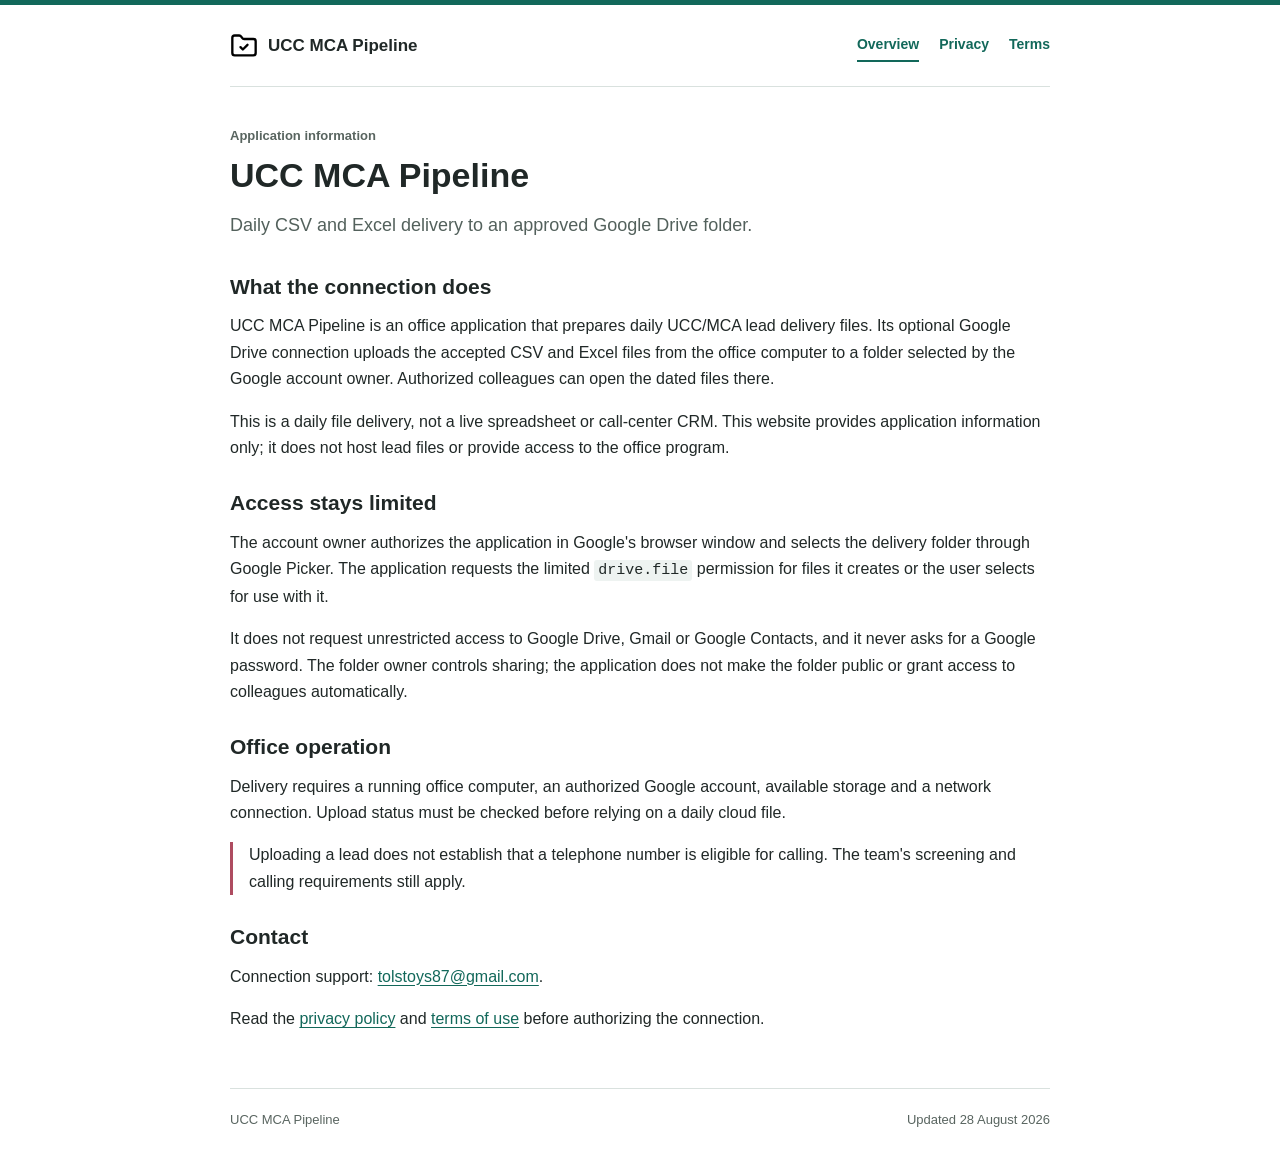
<file: index.html>
<!doctype html>
<html lang="en">
<head>
  <meta charset="utf-8">
  <meta name="viewport" content="width=device-width, initial-scale=1">
  <meta name="description" content="UCC MCA Pipeline: information about the optional Google Drive delivery connection, privacy and terms of use.">
  <title>UCC MCA Pipeline | Google Drive Delivery</title>
  <link rel="stylesheet" href="styles.css">
  <link rel="icon" href="folder-check.svg" type="image/svg+xml">
</head>
<body>
  <a class="skip" href="#content">Skip to content</a>
  <header class="site-header">
    <a class="brand" href="index.html"><img src="folder-check.svg" width="28" height="28" alt="">UCC MCA Pipeline</a>
    <nav aria-label="Main"><a href="index.html" aria-current="page">Overview</a><a href="privacy.html">Privacy</a><a href="terms.html">Terms</a></nav>
  </header>
  <main id="content">
    <p class="eyebrow">Application information</p>
    <h1>UCC MCA Pipeline</h1>
    <p class="intro">Daily CSV and Excel delivery to an approved Google Drive folder.</p>
    <section aria-labelledby="purpose">
      <h2 id="purpose">What the connection does</h2>
      <p>UCC MCA Pipeline is an office application that prepares daily UCC/MCA lead delivery files. Its optional Google Drive connection uploads the accepted CSV and Excel files from the office computer to a folder selected by the Google account owner. Authorized colleagues can open the dated files there.</p>
      <p>This is a daily file delivery, not a live spreadsheet or call-center CRM. This website provides application information only; it does not host lead files or provide access to the office program.</p>
    </section>
    <section aria-labelledby="access">
      <h2 id="access">Access stays limited</h2>
      <p>The account owner authorizes the application in Google's browser window and selects the delivery folder through Google Picker. The application requests the limited <code>drive.file</code> permission for files it creates or the user selects for use with it.</p>
      <p>It does not request unrestricted access to Google Drive, Gmail or Google Contacts, and it never asks for a Google password. The folder owner controls sharing; the application does not make the folder public or grant access to colleagues automatically.</p>
    </section>
    <section aria-labelledby="operation">
      <h2 id="operation">Office operation</h2>
      <p>Delivery requires a running office computer, an authorized Google account, available storage and a network connection. Upload status must be checked before relying on a daily cloud file.</p>
      <p class="notice">Uploading a lead does not establish that a telephone number is eligible for calling. The team's screening and calling requirements still apply.</p>
    </section>
    <section aria-labelledby="contact">
      <h2 id="contact">Contact</h2>
      <p>Connection support: <a href="mailto:tolstoys87@gmail.com">tolstoys87@gmail.com</a>.</p>
      <p>Read the <a href="privacy.html">privacy policy</a> and <a href="terms.html">terms of use</a> before authorizing the connection.</p>
    </section>
  </main>
  <footer><span>UCC MCA Pipeline</span><span>Updated 28 August 2026</span></footer>
</body>
</html>
</file>
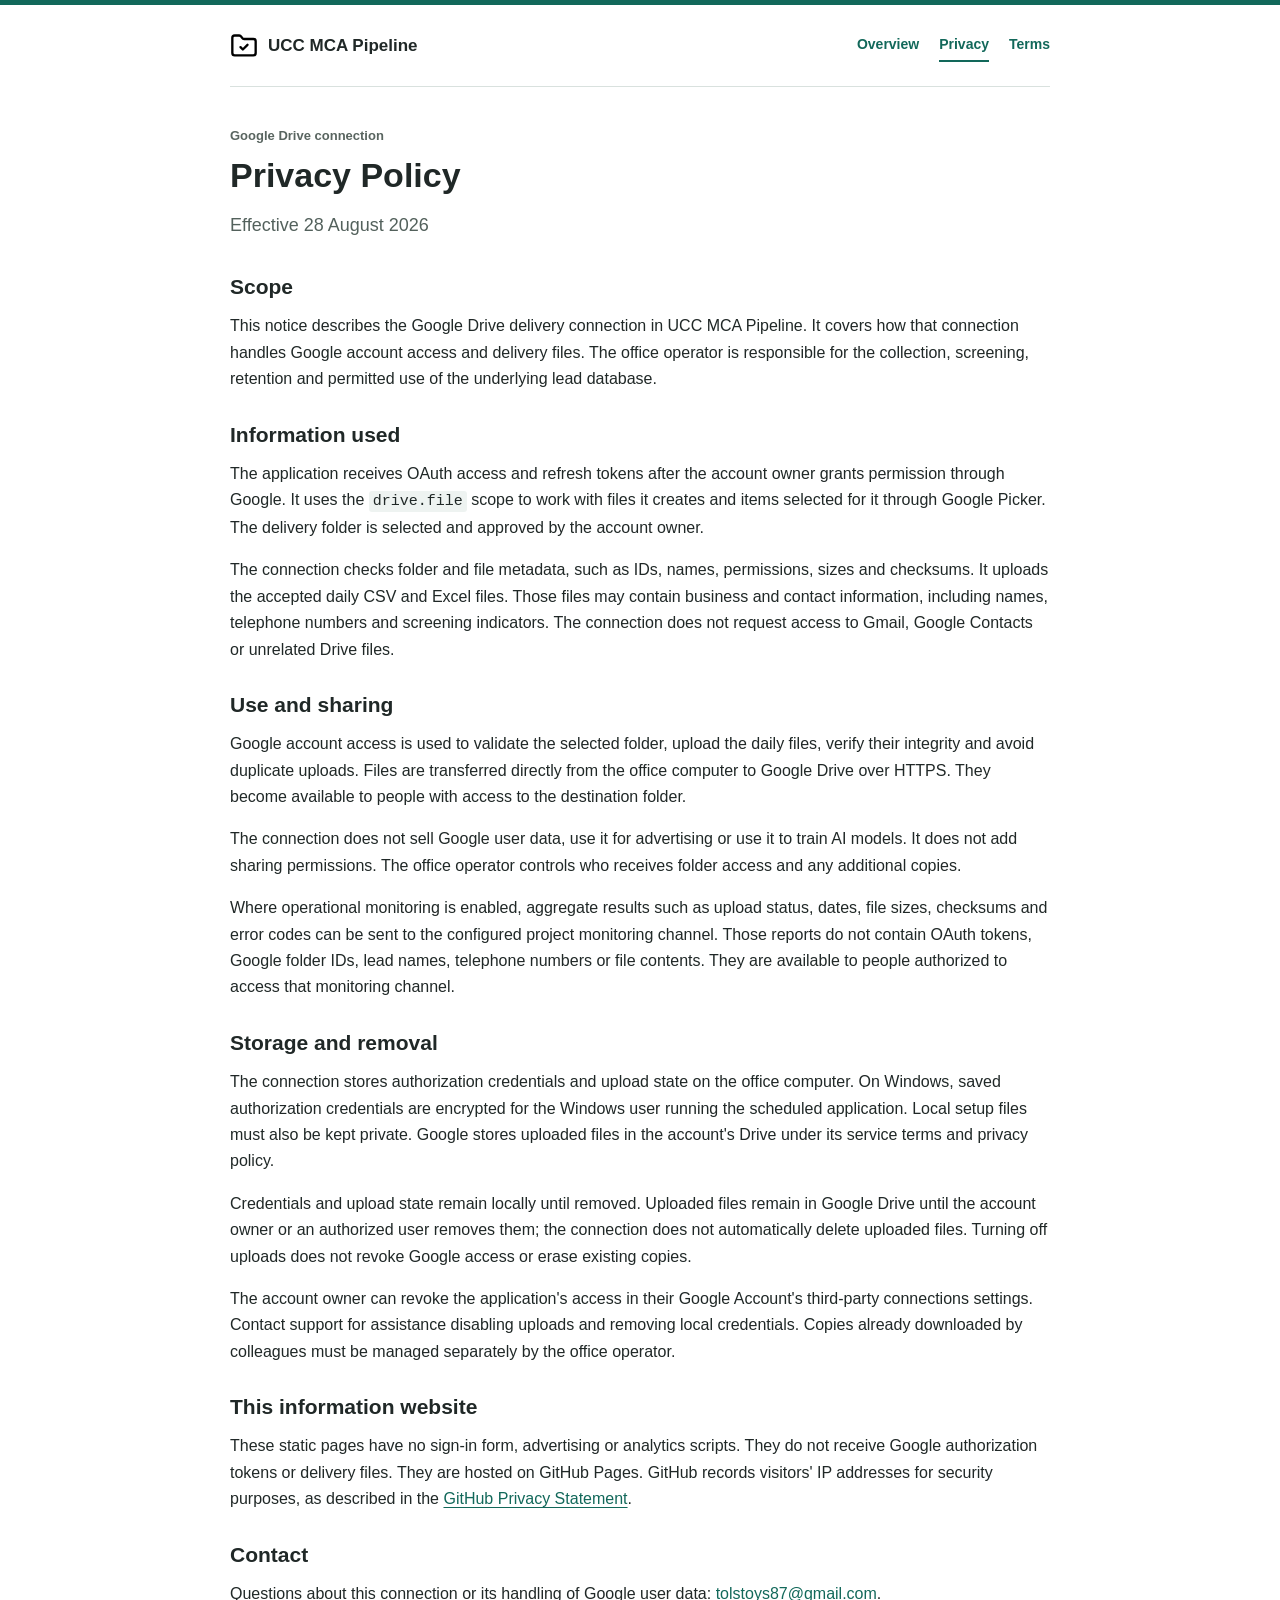
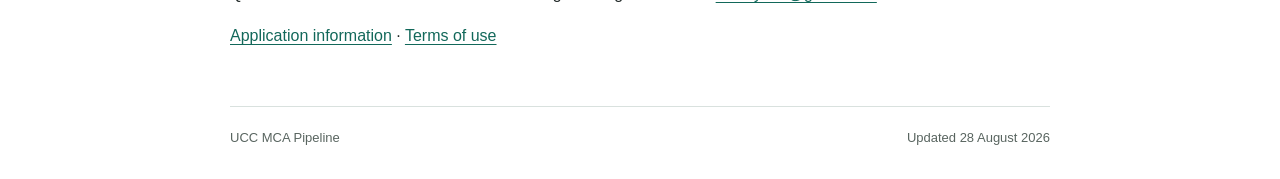
<file: privacy.html>
<!doctype html>
<html lang="en">
<head>
  <meta charset="utf-8">
  <meta name="viewport" content="width=device-width, initial-scale=1">
  <meta name="description" content="How the UCC MCA Pipeline Google Drive connection handles account access, delivery files and operational information.">
  <title>Privacy Policy | UCC MCA Pipeline</title>
  <link rel="stylesheet" href="styles.css">
  <link rel="icon" href="folder-check.svg" type="image/svg+xml">
</head>
<body>
  <a class="skip" href="#content">Skip to content</a>
  <header class="site-header">
    <a class="brand" href="index.html"><img src="folder-check.svg" width="28" height="28" alt="">UCC MCA Pipeline</a>
    <nav aria-label="Main"><a href="index.html">Overview</a><a href="privacy.html" aria-current="page">Privacy</a><a href="terms.html">Terms</a></nav>
  </header>
  <main id="content">
    <p class="eyebrow">Google Drive connection</p>
    <h1>Privacy Policy</h1>
    <p class="intro">Effective 28 August 2026</p>
    <section aria-labelledby="scope">
      <h2 id="scope">Scope</h2>
      <p>This notice describes the Google Drive delivery connection in UCC MCA Pipeline. It covers how that connection handles Google account access and delivery files. The office operator is responsible for the collection, screening, retention and permitted use of the underlying lead database.</p>
    </section>
    <section aria-labelledby="information">
      <h2 id="information">Information used</h2>
      <p>The application receives OAuth access and refresh tokens after the account owner grants permission through Google. It uses the <code>drive.file</code> scope to work with files it creates and items selected for it through Google Picker. The delivery folder is selected and approved by the account owner.</p>
      <p>The connection checks folder and file metadata, such as IDs, names, permissions, sizes and checksums. It uploads the accepted daily CSV and Excel files. Those files may contain business and contact information, including names, telephone numbers and screening indicators. The connection does not request access to Gmail, Google Contacts or unrelated Drive files.</p>
    </section>
    <section aria-labelledby="sharing">
      <h2 id="sharing">Use and sharing</h2>
      <p>Google account access is used to validate the selected folder, upload the daily files, verify their integrity and avoid duplicate uploads. Files are transferred directly from the office computer to Google Drive over HTTPS. They become available to people with access to the destination folder.</p>
      <p>The connection does not sell Google user data, use it for advertising or use it to train AI models. It does not add sharing permissions. The office operator controls who receives folder access and any additional copies.</p>
      <p>Where operational monitoring is enabled, aggregate results such as upload status, dates, file sizes, checksums and error codes can be sent to the configured project monitoring channel. Those reports do not contain OAuth tokens, Google folder IDs, lead names, telephone numbers or file contents. They are available to people authorized to access that monitoring channel.</p>
    </section>
    <section aria-labelledby="storage">
      <h2 id="storage">Storage and removal</h2>
      <p>The connection stores authorization credentials and upload state on the office computer. On Windows, saved authorization credentials are encrypted for the Windows user running the scheduled application. Local setup files must also be kept private. Google stores uploaded files in the account's Drive under its service terms and privacy policy.</p>
      <p>Credentials and upload state remain locally until removed. Uploaded files remain in Google Drive until the account owner or an authorized user removes them; the connection does not automatically delete uploaded files. Turning off uploads does not revoke Google access or erase existing copies.</p>
      <p>The account owner can revoke the application's access in their Google Account's third-party connections settings. Contact support for assistance disabling uploads and removing local credentials. Copies already downloaded by colleagues must be managed separately by the office operator.</p>
    </section>
    <section aria-labelledby="website">
      <h2 id="website">This information website</h2>
      <p>These static pages have no sign-in form, advertising or analytics scripts. They do not receive Google authorization tokens or delivery files. They are hosted on GitHub Pages. GitHub records visitors' IP addresses for security purposes, as described in the <a href="https://docs.github.com/en/site-policy/privacy-policies/github-general-privacy-statement">GitHub Privacy Statement</a>.</p>
    </section>
    <section aria-labelledby="contact">
      <h2 id="contact">Contact</h2>
      <p>Questions about this connection or its handling of Google user data: <a href="mailto:tolstoys87@gmail.com">tolstoys87@gmail.com</a>.</p>
      <p><a href="index.html">Application information</a> &middot; <a href="terms.html">Terms of use</a></p>
    </section>
  </main>
  <footer><span>UCC MCA Pipeline</span><span>Updated 28 August 2026</span></footer>
</body>
</html>
</file>
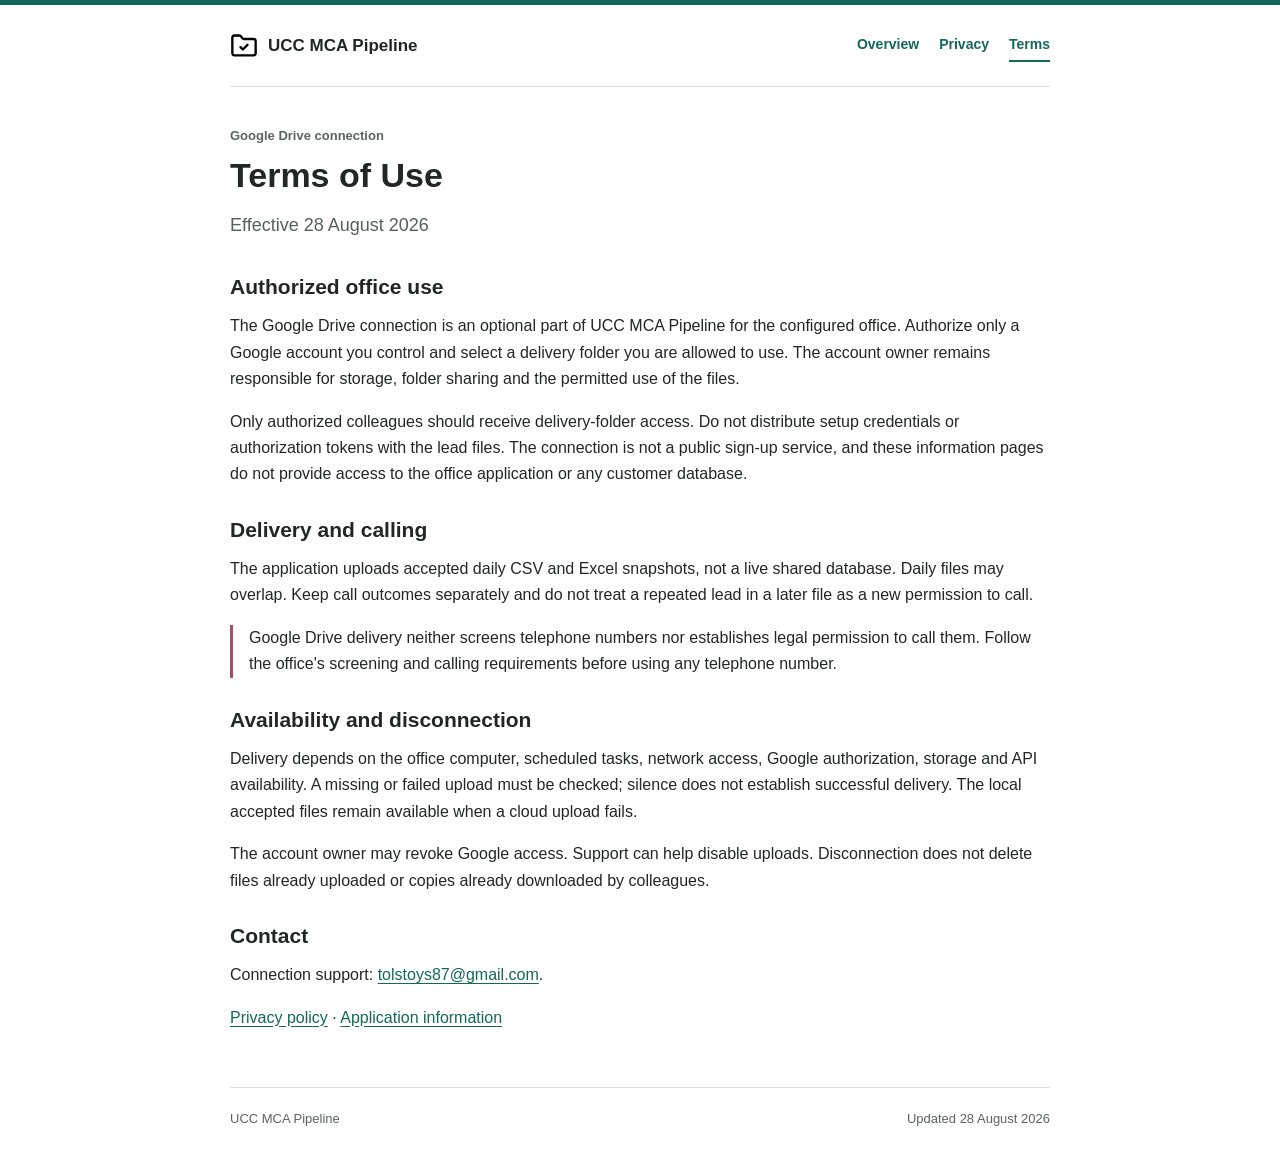
<file: terms.html>
<!doctype html>
<html lang="en">
<head>
  <meta charset="utf-8">
  <meta name="viewport" content="width=device-width, initial-scale=1">
  <meta name="description" content="Terms for authorized office use of the UCC MCA Pipeline Google Drive delivery connection.">
  <title>Terms of Use | UCC MCA Pipeline</title>
  <link rel="stylesheet" href="styles.css">
  <link rel="icon" href="folder-check.svg" type="image/svg+xml">
</head>
<body>
  <a class="skip" href="#content">Skip to content</a>
  <header class="site-header">
    <a class="brand" href="index.html"><img src="folder-check.svg" width="28" height="28" alt="">UCC MCA Pipeline</a>
    <nav aria-label="Main"><a href="index.html">Overview</a><a href="privacy.html">Privacy</a><a href="terms.html" aria-current="page">Terms</a></nav>
  </header>
  <main id="content">
    <p class="eyebrow">Google Drive connection</p>
    <h1>Terms of Use</h1>
    <p class="intro">Effective 28 August 2026</p>
    <section aria-labelledby="use">
      <h2 id="use">Authorized office use</h2>
      <p>The Google Drive connection is an optional part of UCC MCA Pipeline for the configured office. Authorize only a Google account you control and select a delivery folder you are allowed to use. The account owner remains responsible for storage, folder sharing and the permitted use of the files.</p>
      <p>Only authorized colleagues should receive delivery-folder access. Do not distribute setup credentials or authorization tokens with the lead files. The connection is not a public sign-up service, and these information pages do not provide access to the office application or any customer database.</p>
    </section>
    <section aria-labelledby="delivery">
      <h2 id="delivery">Delivery and calling</h2>
      <p>The application uploads accepted daily CSV and Excel snapshots, not a live shared database. Daily files may overlap. Keep call outcomes separately and do not treat a repeated lead in a later file as a new permission to call.</p>
      <p class="notice">Google Drive delivery neither screens telephone numbers nor establishes legal permission to call them. Follow the office's screening and calling requirements before using any telephone number.</p>
    </section>
    <section aria-labelledby="availability">
      <h2 id="availability">Availability and disconnection</h2>
      <p>Delivery depends on the office computer, scheduled tasks, network access, Google authorization, storage and API availability. A missing or failed upload must be checked; silence does not establish successful delivery. The local accepted files remain available when a cloud upload fails.</p>
      <p>The account owner may revoke Google access. Support can help disable uploads. Disconnection does not delete files already uploaded or copies already downloaded by colleagues.</p>
    </section>
    <section aria-labelledby="contact">
      <h2 id="contact">Contact</h2>
      <p>Connection support: <a href="mailto:tolstoys87@gmail.com">tolstoys87@gmail.com</a>.</p>
      <p><a href="privacy.html">Privacy policy</a> &middot; <a href="index.html">Application information</a></p>
    </section>
  </main>
  <footer><span>UCC MCA Pipeline</span><span>Updated 28 August 2026</span></footer>
</body>
</html>
</file>
<file: styles.css>
:root { color-scheme: light; font-family: -apple-system, BlinkMacSystemFont, "Segoe UI", sans-serif; color: #202827; background: #ffffff; line-height: 1.65; letter-spacing: 0; }
* { box-sizing: border-box; }
body { margin: 0; border-top: 5px solid #12685a; }
a { color: #12685a; text-underline-offset: 3px; overflow-wrap: anywhere; }
a:hover { color: #853c4b; }
a:focus-visible { outline: 3px solid #ae4c60; outline-offset: 5px; }
.site-header, main, footer { width: min(100% - 48px, 820px); margin-inline: auto; }
.site-header { display: flex; flex-wrap: wrap; align-items: center; justify-content: space-between; gap: 16px 24px; padding-block: 24px; border-bottom: 1px solid #d9e1de; }
.brand { display: inline-flex; align-items: center; gap: 10px; color: #202827; font-size: 17px; font-weight: 650; text-decoration: none; }
.brand img { display: block; flex: 0 0 28px; }
nav { display: flex; flex-wrap: wrap; gap: 20px; }
nav a { font-size: 14px; font-weight: 600; text-decoration: none; padding-block: 4px; }
nav a[aria-current="page"] { border-bottom: 2px solid #12685a; }
main { padding-block: 38px 28px; }
.eyebrow { font-size: 13px; font-weight: 650; color: #596560; margin: 0 0 8px; }
h1 { font-size: 34px; line-height: 1.2; margin: 0 0 16px; font-weight: 700; }
h2 { font-size: 21px; line-height: 1.35; margin: 0 0 12px; font-weight: 650; }
p { font-size: 16px; margin: 0 0 16px; overflow-wrap: anywhere; }
.intro { color: #53615c; font-size: 18px; margin-bottom: 32px; }
section { margin-block: 28px; }
code { font-size: 15px; background: #eef3f1; padding: 2px 4px; border-radius: 3px; }
.notice { border-left: 3px solid #ae4c60; padding-left: 16px; }
footer { border-top: 1px solid #d9e1de; padding-block: 20px 32px; display: flex; flex-wrap: wrap; justify-content: space-between; gap: 8px 20px; font-size: 13px; color: #596560; }
.skip { position: absolute; top: -70px; left: 16px; padding: 8px 16px; background: #ffffff; z-index: 1; }
.skip:focus { top: 12px; }
@media (max-width: 540px) {
  .site-header, main, footer { width: calc(100% - 32px); }
  .site-header { padding-block: 18px; }
  main { padding-top: 28px; }
  h1 { font-size: 29px; }
  .intro { font-size: 17px; }
}
@media print {
  body { border: 0; }
  .site-header nav, .skip { display: none; }
  .site-header, main, footer { width: 100%; }
  main { padding-top: 24px; }
  section { break-inside: avoid; }
}
</file>
